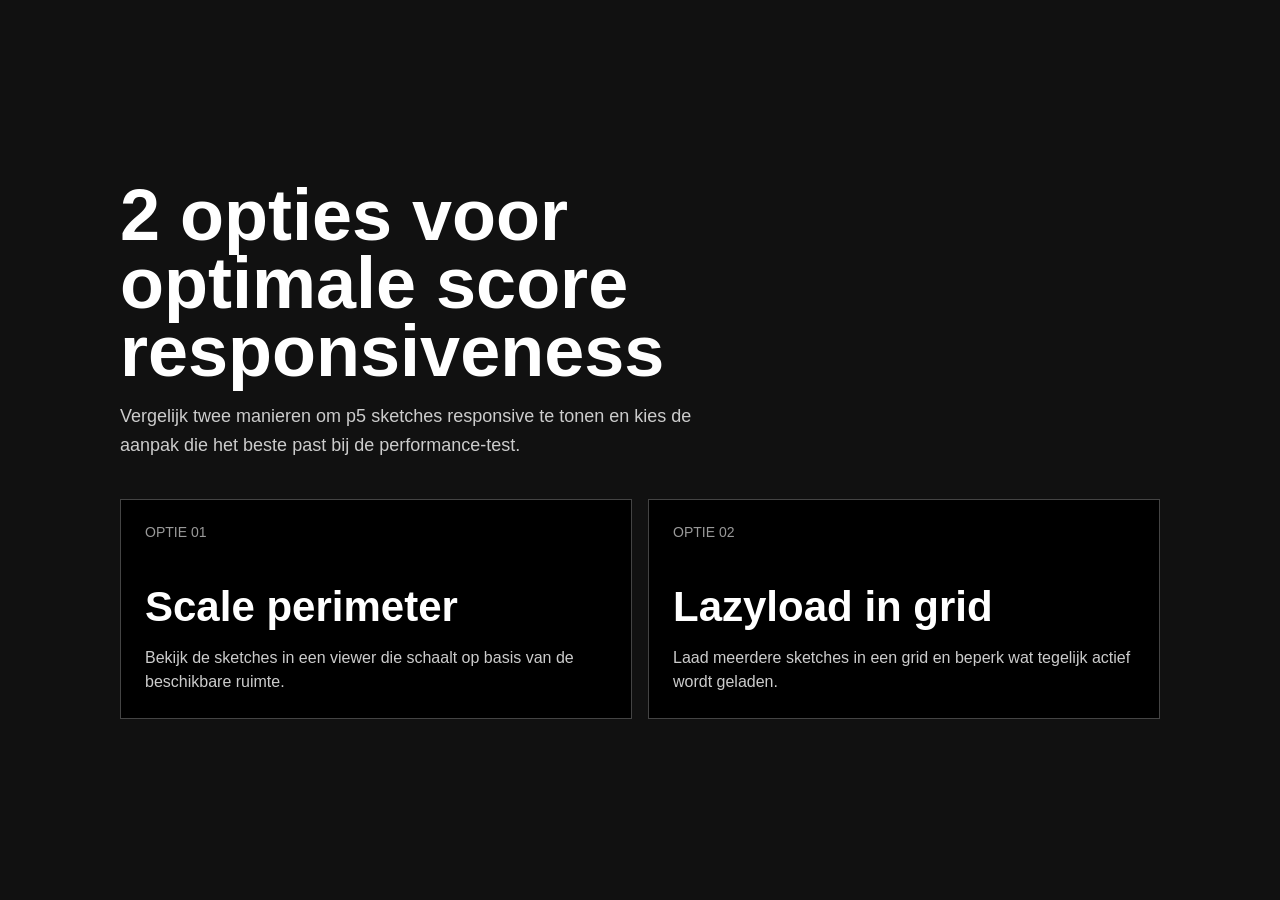
<file: index.html>
<!doctype html>
<html lang="nl">
<head>
  <meta charset="UTF-8">
  <meta
    name="viewport"
    content="width=device-width, initial-scale=1.0"
  >
  <title>2 opties voor optimale score responsiveness</title>

  <style>
    * {
      box-sizing: border-box;
    }

    body {
      min-height: 100vh;
      margin: 0;
      font-family: Arial, sans-serif;
      background: #111;
      color: white;
    }

    .page {
      width: min(1040px, calc(100vw - 32px));
      min-height: 100vh;
      margin: 0 auto;
      padding: 56px 0;
      display: flex;
      flex-direction: column;
      justify-content: center;
      gap: 40px;
    }

    .intro {
      max-width: 760px;
    }

    h1 {
      margin: 0 0 16px;
      font-size: clamp(36px, 7vw, 72px);
      line-height: 0.95;
      font-weight: 700;
      letter-spacing: 0;
    }

    .intro p {
      max-width: 620px;
      margin: 0;
      color: #ccc;
      font-size: 18px;
      line-height: 1.6;
    }

    .option-grid {
      display: grid;
      grid-template-columns: repeat(2, minmax(0, 1fr));
      gap: 16px;
      margin: 0;
      padding: 0;
      list-style: none;
    }

    .option-link {
      min-height: 220px;
      padding: 24px;
      border: 1px solid #444;
      color: white;
      text-decoration: none;
      background: #000;
      display: flex;
      flex-direction: column;
      justify-content: space-between;
      transition:
        border-color 160ms ease,
        background 160ms ease,
        color 160ms ease;
    }

    .option-link:hover,
    .option-link:focus-visible {
      border-color: white;
      background: white;
      color: black;
      outline: 0;
    }

    .option-link span {
      color: #999;
      font-size: 14px;
      text-transform: uppercase;
    }

    .option-link:hover span,
    .option-link:focus-visible span {
      color: #333;
    }

    .option-link strong {
      margin-top: 40px;
      font-size: clamp(28px, 4vw, 42px);
      line-height: 1;
      letter-spacing: 0;
    }

    .option-link p {
      margin: 18px 0 0;
      color: #ccc;
      font-size: 16px;
      line-height: 1.5;
    }

    .option-link:hover p,
    .option-link:focus-visible p {
      color: #333;
    }

    @media (max-width: 720px) {
      .page {
        padding: 40px 0;
        justify-content: flex-start;
      }

      .option-grid {
        grid-template-columns: 1fr;
      }

      .option-link {
        min-height: 180px;
      }
    }
  </style>
</head>
<body>
  <main class="page">
    <header class="intro">
      <h1>2 opties voor optimale score responsiveness</h1>
      <p>
        Vergelijk twee manieren om p5 sketches responsive te tonen en kies de
        aanpak die het beste past bij de performance-test.
      </p>
    </header>

    <ul class="option-grid" aria-label="Responsive p5 opties">
      <li>
        <a class="option-link" href="./p5-scalePerimeter/">
          <span>Optie 01</span>
          <div>
            <strong>Scale perimeter</strong>
            <p>
              Bekijk de sketches in een viewer die schaalt op basis van de
              beschikbare ruimte.
            </p>
          </div>
        </a>
      </li>
      <li>
        <a class="option-link" href="./p5-lazyLoad/">
          <span>Optie 02</span>
          <div>
            <strong>Lazyload in grid</strong>
            <p>
              Laad meerdere sketches in een grid en beperk wat tegelijk actief
              wordt geladen.
            </p>
          </div>
        </a>
      </li>
    </ul>
  </main>
</body>
</html>
</file>
